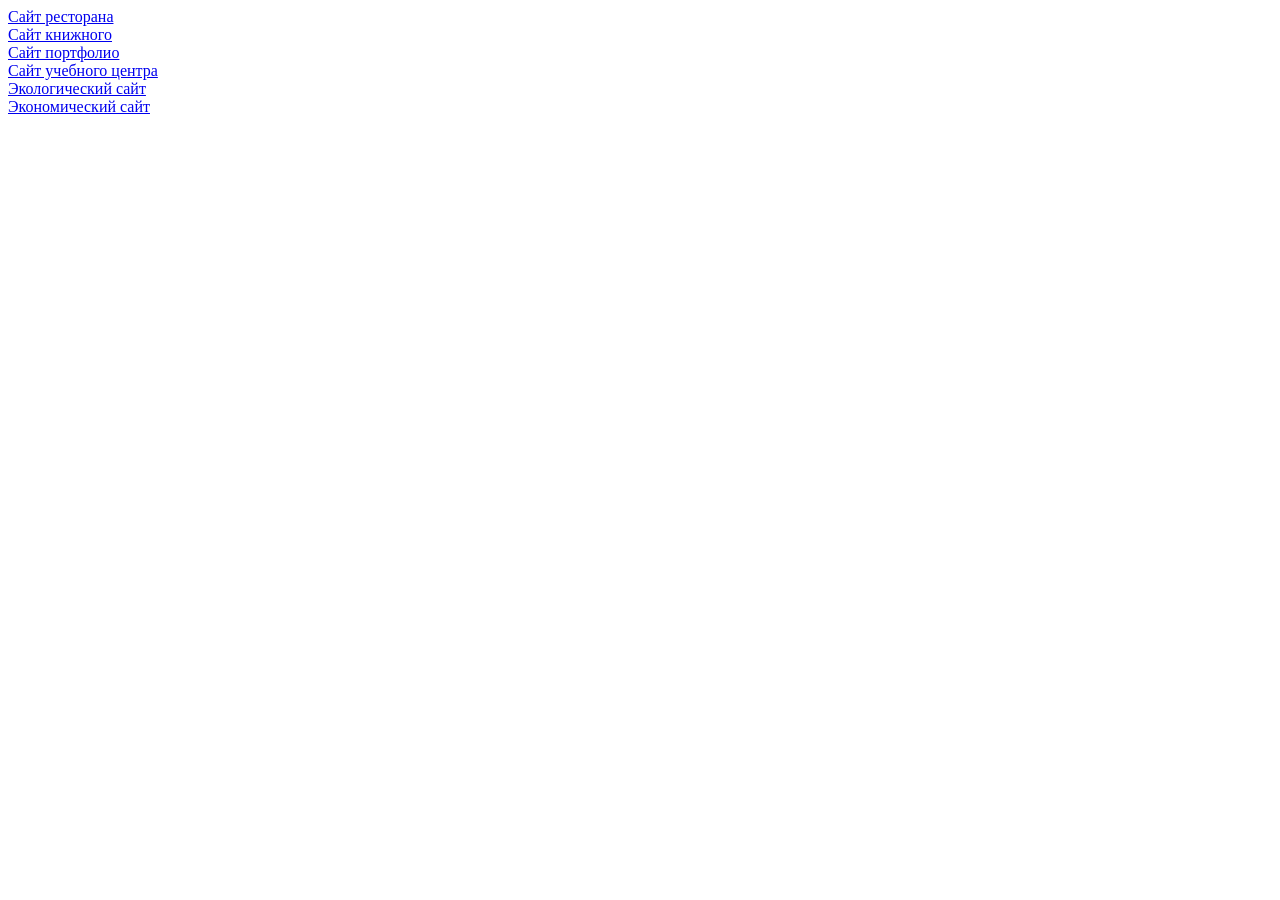
<file: index.html>
<!DOCTYPE html>
<html lang="en">
<head>
    <meta charset="UTF-8">
    <meta name="viewport" content="width=device-width, initial-scale=1.0">
    <title>index</title>
</head>
<body>
    <a href="restik.html">Сайт ресторана</a><br>
    <a href="books.html">Сайт книжного</a><br>
    <a href="portfolio.html">Сайт портфолио</a><br>
    <a href="studyCenter.html">Сайт учебного центра</a><br>
    <a href="eco.html">Экологический сайт</a><br>
    <a href="econom.html">Экономический сайт</a><br>
</body>
</html>
</file>
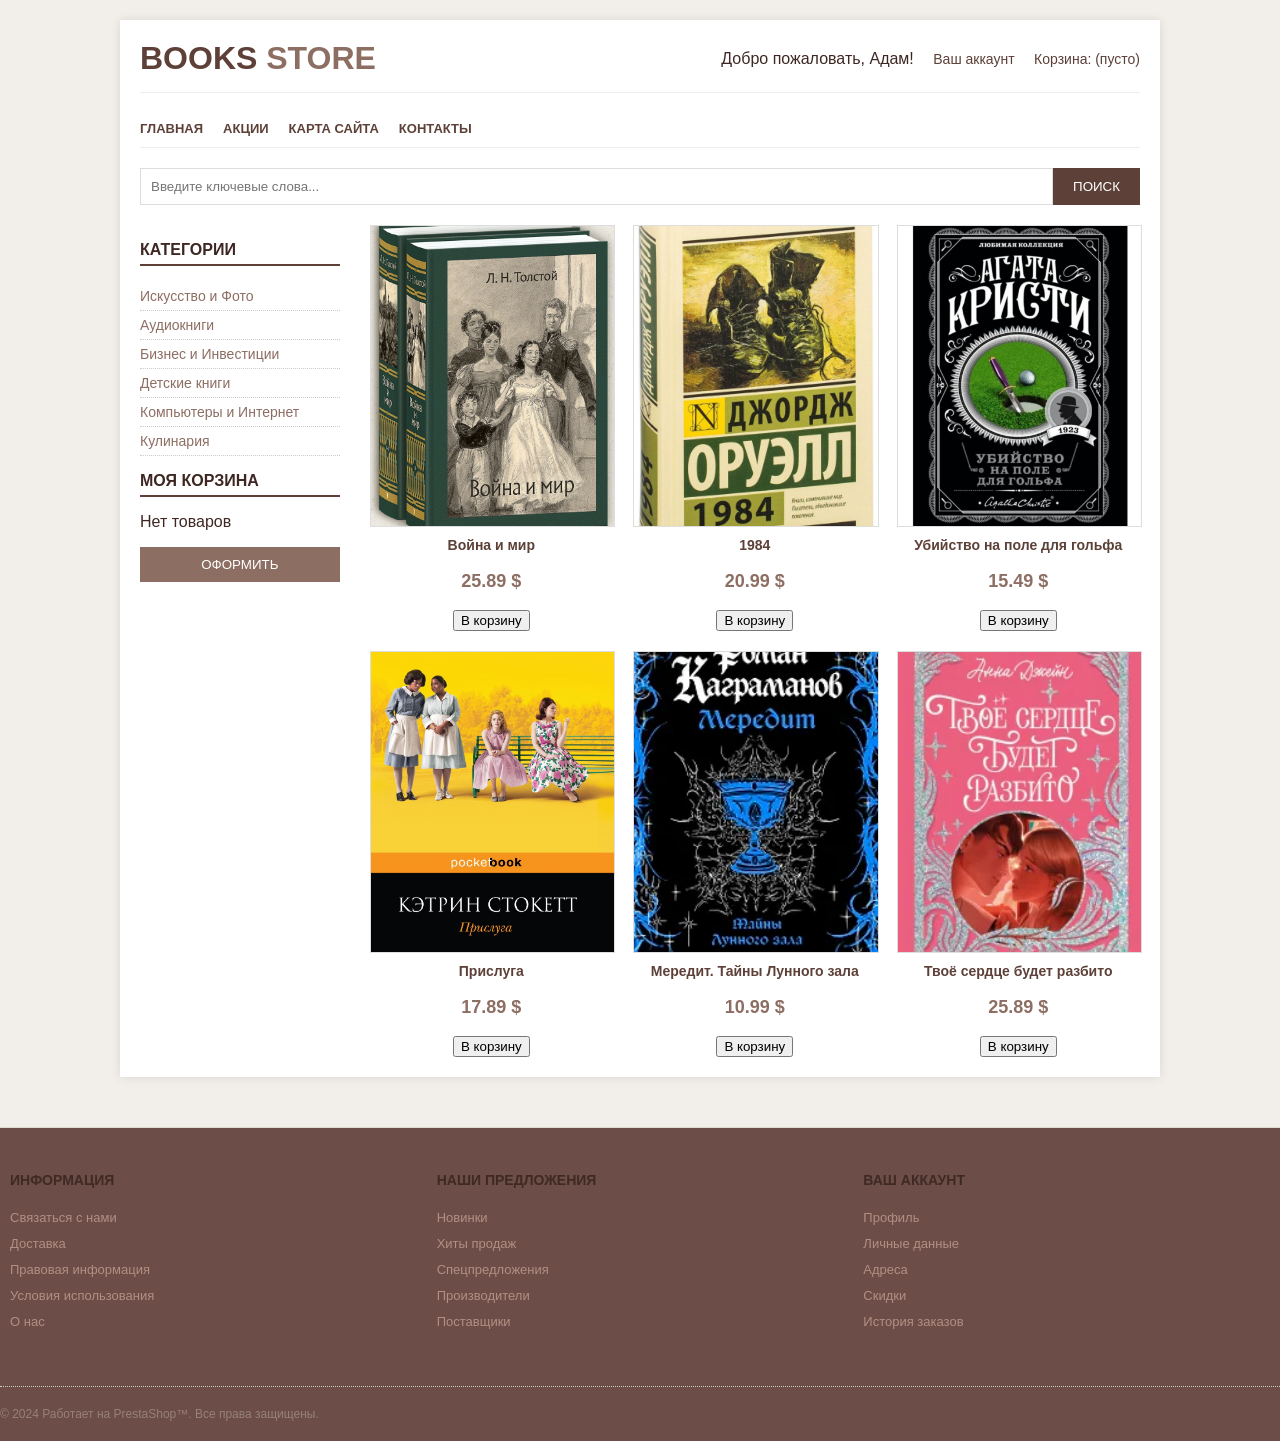
<file: books.html>
<!DOCTYPE html>
<html lang="ru">
<head>
    <meta charset="UTF-8">
    <meta name="viewport" content="width=device-width, initial-scale=1.0">
    <title>Book Store — Коричнево-белый стиль</title>
    <link rel="stylesheet" href="styleBOOK.css">
</head>
<body>

    <div class="container">
        <header>
            <div class="top-bar">
                <div class="logo">BOOKS <span>STORE</span></div>
                <div class="user-menu">
                    <span>Добро пожаловать, Адам!</span>
                    <a href="#">Ваш аккаунт</a>
                    <a href="#" class="cart-btn">Корзина: (пусто)</a>
                </div>
            </div>
            
            <nav class="main-nav">
                <ul>
                    <li><a href="#">ГЛАВНАЯ</a></li>
                    <li><a href="#">АКЦИИ</a></li>
                    <li><a href="#">КАРТА САЙТА</a></li>
                    <li><a href="#">КОНТАКТЫ</a></li>
                </ul>
            </nav>

            <div class="search-section">
                <input type="text" placeholder="Введите ключевые слова...">
                <button>ПОИСК</button>
            </div>
        </header>

        <main class="content">
            <aside class="sidebar">
                <section class="widget">
                    <h3>КАТЕГОРИИ</h3>
                    <ul>
                        <li><a href="#">Искусство и Фото</a></li>
                        <li><a href="#">Аудиокниги</a></li>
                        <li><a href="#">Бизнес и Инвестиции</a></li>
                        <li><a href="#">Детские книги</a></li>
                        <li><a href="#">Компьютеры и Интернет</a></li>
                        <li><a href="#">Кулинария</a></li>
                    </ul>
                </section>

                <section class="widget cart-widget">
                    <h3>МОЯ КОРЗИНА</h3>
                    <p>Нет товаров</p>
                    <button class="checkout-btn">ОФОРМИТЬ</button>
                </section>
            </aside>

            <section class="product-grid">
                <div class="book-card">
                    <div class="book-image">
                     <!-- src: путь к картинке, alt: описание для поиска -->
                        <img src="book1.jpg" alt="Обложка книги Unbroken">
                    </div>
                    <h4>Война и мир</h4>
                    <p class="price">25.89 $</p>
                     <button class="add-to-cart">В корзину</button>
                </div>

                <div class="book-card">
                    <div class="book-image">
                     <!-- src: путь к картинке, alt: описание для поиска -->
                        <img src="book2.jpg" alt="Обложка книги Unbroken">
                    </div>
                    <h4>1984</h4>
                    <p class="price">20.99 $</p>
                     <button class="add-to-cart">В корзину</button>
                </div>

                <div class="book-card">
                    <div class="book-image">
                     <!-- src: путь к картинке, alt: описание для поиска -->
                        <img src="book3.jpg" alt="Обложка книги Unbroken">
                    </div>
                    <h4>Убийство на поле для гольфа</h4>
                    <p class="price">15.49 $</p>
                     <button class="add-to-cart">В корзину</button>
                </div>
                <div class="book-card">
                    <div class="book-image">
                     <!-- src: путь к картинке, alt: описание для поиска -->
                        <img src="book4.jpg" alt="Обложка книги Unbroken">
                    </div>
                    <h4>Прислуга</h4>
                    <p class="price">17.89 $</p>
                     <button class="add-to-cart">В корзину</button>
                </div>

                <div class="book-card">
                    <div class="book-image">
                     <!-- src: путь к картинке, alt: описание для поиска -->
                        <img src="book5.jpg" alt="Обложка книги Unbroken">
                    </div>
                    <h4>Мередит. Тайны Лунного зала</h4>
                    <p class="price">10.99 $</p>
                     <button class="add-to-cart">В корзину</button>
                </div>

                <div class="book-card">
                    <div class="book-image">
                     <!-- src: путь к картинке, alt: описание для поиска -->
                        <img src="book6.jpg" alt="Обложка книги Unbroken">
                    </div>
                    <h4>Твоё сердце будет разбито</h4>
                    <p class="price">25.89 $</p>
                     <button class="add-to-cart">В корзину</button>
                </div>
                </section>
        </main>
    </div>
    <footer class="site-footer">
    <div class="footer-columns">
        <div class="footer-column">
            <h3>ИНФОРМАЦИЯ</h3>
            <ul>
                <li><a href="#">Связаться с нами</a></li>
                <li><a href="#">Доставка</a></li>
                <li><a href="#">Правовая информация</a></li>
                <li><a href="#">Условия использования</a></li>
                <li><a href="#">О нас</a></li>
            </ul>
        </div>

        <div class="footer-column">
            <h3>НАШИ ПРЕДЛОЖЕНИЯ</h3>
            <ul>
                <li><a href="#">Новинки</a></li>
                <li><a href="#">Хиты продаж</a></li>
                <li><a href="#">Спецпредложения</a></li>
                <li><a href="#">Производители</a></li>
                <li><a href="#">Поставщики</a></li>
            </ul>
        </div>

        <div class="footer-column">
            <h3>ВАШ АККАУНТ</h3>
            <ul>
                <li><a href="#">Профиль</a></li>
                <li><a href="#">Личные данные</a></li>
                <li><a href="#">Адреса</a></li>
                <li><a href="#">Скидки</a></li>
                <li><a href="#">История заказов</a></li>
            </ul>
        </div>
    </div>

    <div class="footer-bottom">
        <p>&copy; 2024 Работает на PrestaShop™. Все права защищены.</p>
    </div>
</footer>
</body>
</html>
</file>
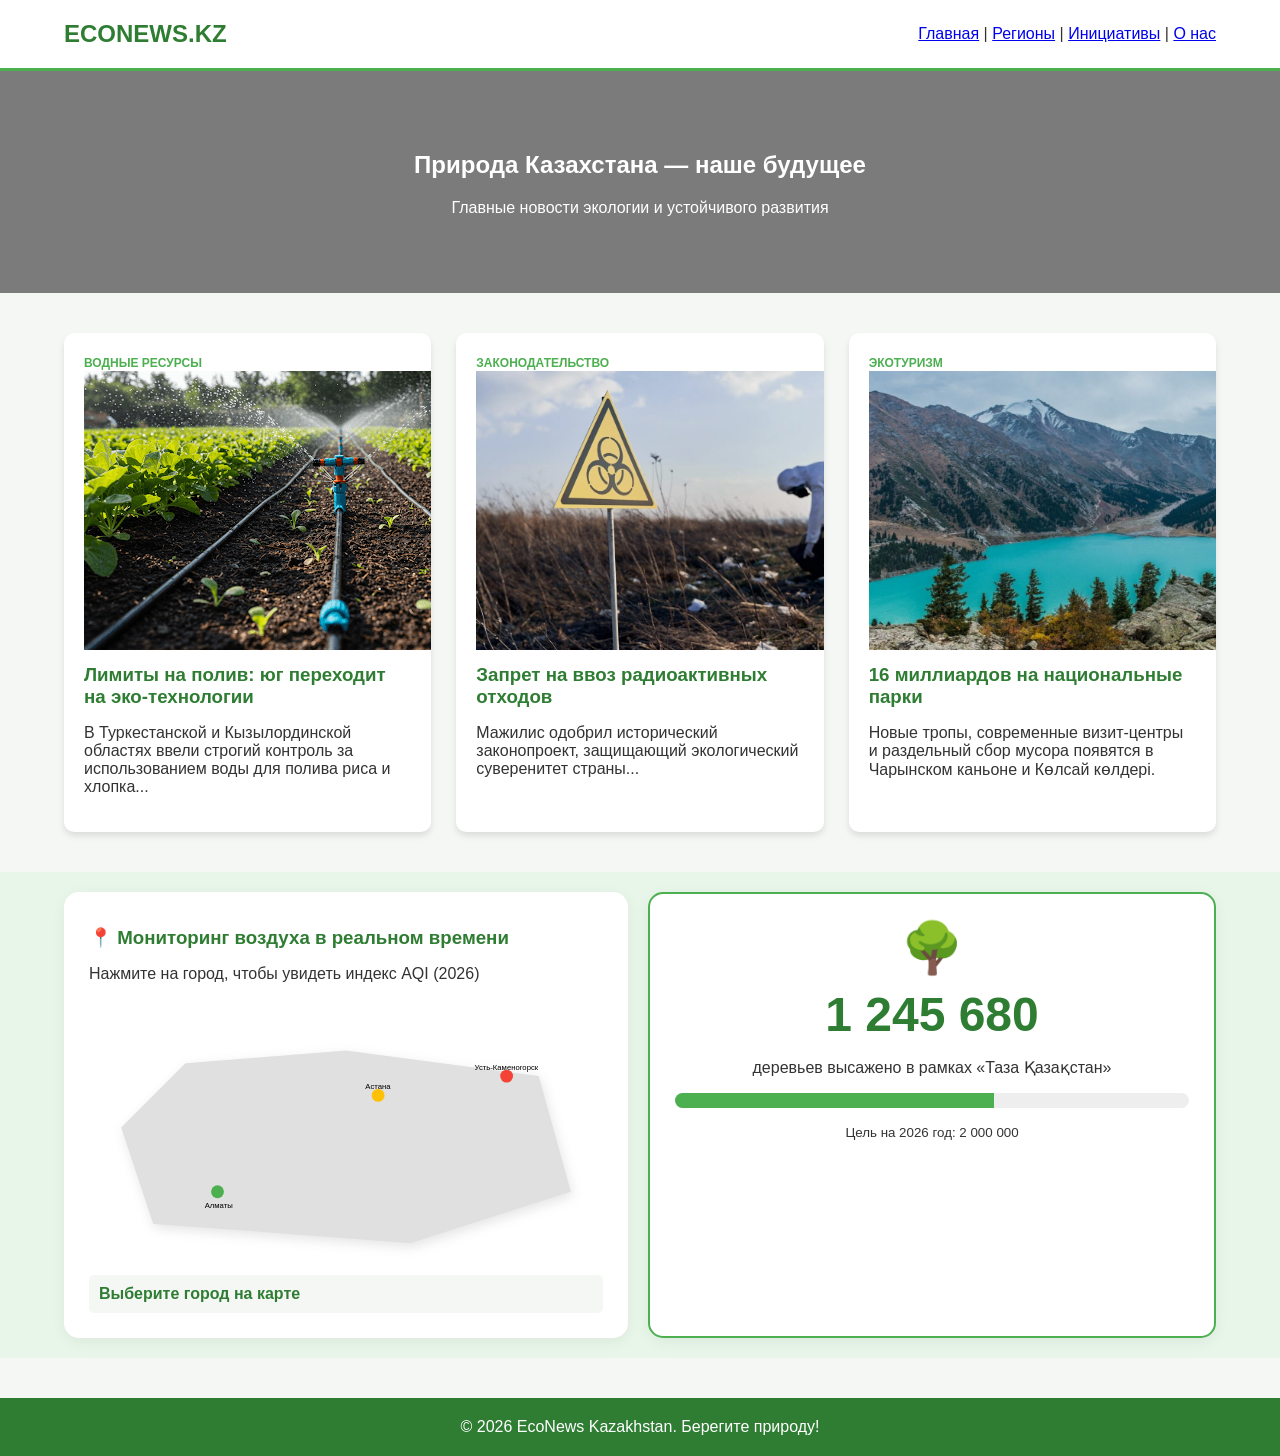
<file: eco.html>
<!DOCTYPE html>
<html lang="ru">
<head>
    <meta charset="UTF-8">
    <title>EcoNews Kazakhstan</title>
    <link rel="stylesheet" href="styleECO.css" media="screen">
</head>
<body>

<header>
    <div class="logo">EcoNews.KZ</div>
    <nav><a href="#">Главная</a> | <a href="#">Регионы</a> | <a href="#">Инициативы</a> | <a href="#">О нас</a></nav>
</header>

<section class="hero">
    <h1>Природа Казахстана — наше будущее</h1>
    <p>Главные новости экологии и устойчивого развития</p>
</section>

<div class="container">
    <!-- Новость 1 -->
    <div class="news-card">
        <div class="news-content">
            <span class="category">Водные ресурсы</span>
            <div><img src="полив.png" style="width: 512px;height: 279px;"></div>
            <h3>Лимиты на полив: юг переходит на эко-технологии</h3>
            <p>В Туркестанской и Кызылординской областях ввели строгий контроль за использованием воды для полива риса и хлопка...</p>
        </div>
    </div>

    <!-- Новость 2 -->
    <div class="news-card">
        <div class="news-content">
            <span class="category">Законодательство</span>
            <div><img src="zapret.jpg" style="width: 512px;height: 279px;"></div>
            <h3>Запрет на ввоз радиоактивных отходов</h3>
            <p>Мажилис одобрил исторический законопроект, защищающий экологический суверенитет страны...</p>
        </div>
    </div>

    <!-- Новость 3 -->
    <div class="news-card">
        <div class="news-content">
            <span class="category">Экотуризм</span>
            <div><img src="parks.jpg" style="width: 512px;height: 279px;"></div>
            <h3>16 миллиардов на национальные парки</h3>
            <p>Новые тропы, современные визит-центры и раздельный сбор мусора появятся в Чарынском каньоне и Көлсай көлдері.</p>
        </div>
    </div>
</div>
    <!-- Секция с Интерактивом -->
<section class="interactive-section">
    
    <!-- 1. Мониторинг воздуха -->
    <div class="air-quality-card">
        <h3>📍 Мониторинг воздуха в реальном времени</h3>
        <p>Нажмите на город, чтобы увидеть индекс AQI (2026)</p>
        <div class="map-container">
            <!-- Упрощенная SVG карта Казахстана -->
            <svg viewBox="0 0 800 400" class="kz-map">
                <!-- Фон карты (условный) -->
                <path d="M50,200 L150,100 L400,80 L700,120 L750,300 L500,380 L100,350 Z" fill="#e0e0e0" />
                
                <!-- Точки городов -->
                <circle cx="200" cy="300" r="10" class="city-point good" data-city="Алматы" data-aqi="42" />
                <text x="180" y="325" font-size="12">Алматы</text>

                <circle cx="450" cy="150" r="10" class="city-point warning" data-city="Астана" data-aqi="85" />
                <text x="430" y="140" font-size="12">Астана</text>

                <circle cx="650" cy="120" r="10" class="city-point danger" data-city="Усть-Каменогорск" data-aqi="156" />
                <text x="600" y="110" font-size="12">Усть-Каменогорск</text>
            </svg>
        </div>
        <div id="aqi-info">Выберите город на карте</div>
    </div>

    <!-- 2. Счётчик деревьев -->
    <div class="tree-counter">
        <div class="tree-icon">🌳</div>
        <div class="counter-data">
            <h2 id="tree-number">1 245 680</h2>
            <p>деревьев высажено в рамках «Таза Қазақстан»</p>
        </div>
        <div class="progress-bar">
            <div class="progress-fill"></div>
        </div>
        <small>Цель на 2026 год: 2 000 000</small>
    </div>

</section>
<script>
    document.querySelectorAll('.city-point').forEach(point => {
        point.addEventListener('click', function() {
            const city = this.getAttribute('data-city');
            const aqi = this.getAttribute('data-aqi');
            let status = aqi < 50 ? "Чистый воздух" : aqi < 100 ? "Среднее загрязнение" : "Высокий уровень опасности";
            
            document.getElementById('aqi-info').innerHTML = 
                `🏙 ${city}: <strong>${aqi} AQI</strong> — ${status}`;
        });
    });

    // Можно добавить простую анимацию "тикающего" счетчика для красоты
    let count = 1245680;
    setInterval(() => {
        count += Math.floor(Math.random() * 3);
        document.getElementById('tree-number').innerText = count.toLocaleString();
    }, 3000);
</script>

<footer class="footer">
    &copy; 2026 EcoNews Kazakhstan. Берегите природу!
</footer>

</body>
</html>
</file>
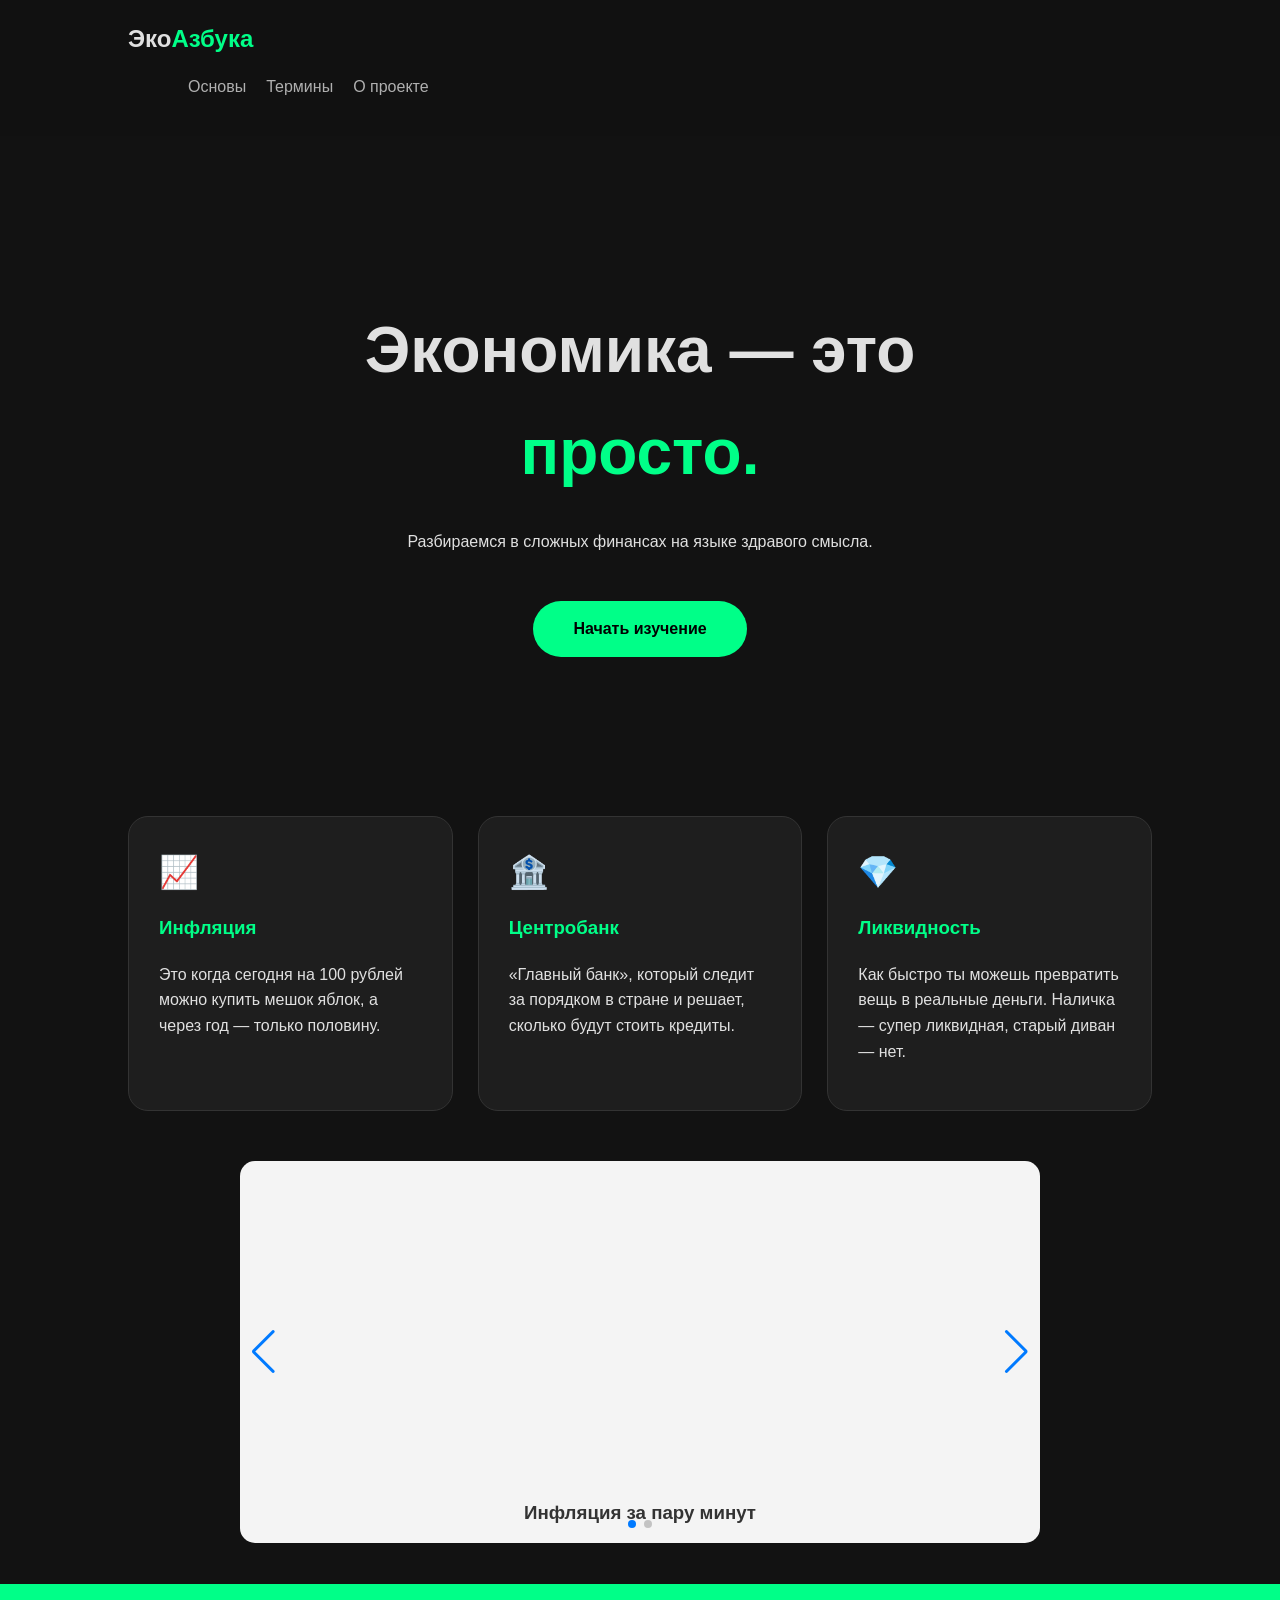
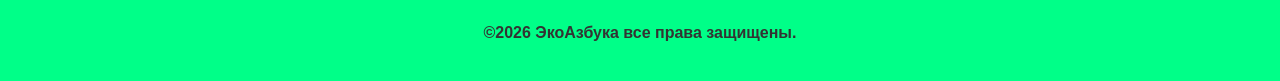
<file: econom.html>
<!DOCTYPE html>
<html lang="ru">
<head>
    <meta charset="UTF-8">
    <meta name="viewport" content="width=device-width, initial-scale=1.0">
    <title>Экономическая Азбука</title>
    <link rel="stylesheet" href="economStyle.css">
</head>
<body>

    <header>
        <nav>
            <div class="logo">Эко<span>Азбука</span></div>
            <ul>
                <li><a href="#base">Основы</a></li>
                <li><a href="#terms">Термины</a></li>
                <li><a href="#about">О проекте</a></li>
            </ul>
        </nav>
    </header>

    <section class="hero">
        <h1>Экономика — это <br><span>просто.</span></h1>
        <p>Разбираемся в сложных финансах на языке здравого смысла.</p>
        <a href="#terms" class="btn">Начать изучение</a>
    </section>

    <section id="terms" class="grid-container">
        <div class="card">
            <div class="icon">📈</div>
            <h3>Инфляция</h3>
            <p>Это когда сегодня на 100 рублей можно купить мешок яблок, а через год — только половину.</p>
        </div>
        <div class="card">
            <div class="icon">🏦</div>
            <h3>Центробанк</h3>
            <p>«Главный банк», который следит за порядком в стране и решает, сколько будут стоить кредиты.</p>
        </div>
        <div class="card">
            <div class="icon">💎</div>
            <h3>Ликвидность</h3>
            <p>Как быстро ты можешь превратить вещь в реальные деньги. Наличка — супер ликвидная, старый диван — нет.</p>
        </div>
    </section>
    <!-- Подключаем стили Swiper -->
<link rel="stylesheet" href="https://cdn.jsdelivr.net/npm/swiper@11/swiper-bundle.min.css" />

<!-- Оболочка карусели -->
<div class="swiper mySwiper">
  <div class="swiper-wrapper">
    <!-- Слайд 1: Что такое Инфляция -->
    <div class="swiper-slide">
      <iframe width="100%" height="315" src="https://www.youtube.com/embed/jWAineywlO8?si=QR3xfvRuBygAy5qT" frameborder="0" allowfullscreen></iframe>
      <h3>Инфляция за пару минут</h3>
    </div>
    <!-- Слайд 2: Про ценные бумаги -->
    <div class="swiper-slide">
      <iframe width="100%" height="315" src="https://www.youtube.com/embed/ymifGLKs-ms?si=i_a_CTkw3OF0a6Rx" title="YouTube video player" frameborder="0" allow="accelerometer; autoplay; clipboard-write; encrypted-media; gyroscope; picture-in-picture; web-share" referrerpolicy="strict-origin-when-cross-origin" allowfullscreen></iframe>
      <h3>Акции vs Облигации</h3>
    </div>
    <!-- Добавьте столько слайдов, сколько нужно -->
  </div>
  <!-- Кнопки навигации -->
  <div class="swiper-button-next"></div>
  <div class="swiper-button-prev"></div>
  <div class="swiper-pagination"></div>
</div>
<script src="https://cdn.jsdelivr.net/npm/swiper@11/swiper-bundle.min.js"></script>

<script>
  const swiper = new Swiper(".mySwiper", {
    slidesPerView: 1, // Сколько видео видно сразу
    spaceBetween: 30, // Расстояние между ними
    loop: true,       // Зацикленность
    pagination: {
      el: ".swiper-pagination",
      clickable: true,
    },
    navigation: {
      nextEl: ".swiper-button-next",
      prevEl: ".swiper-button-prev",
    },
  });
</script>
<footer>
    <p>&copy;2026 ЭкоАзбука все права защищены.</p>
</footer>
</body>
</html>
</file>
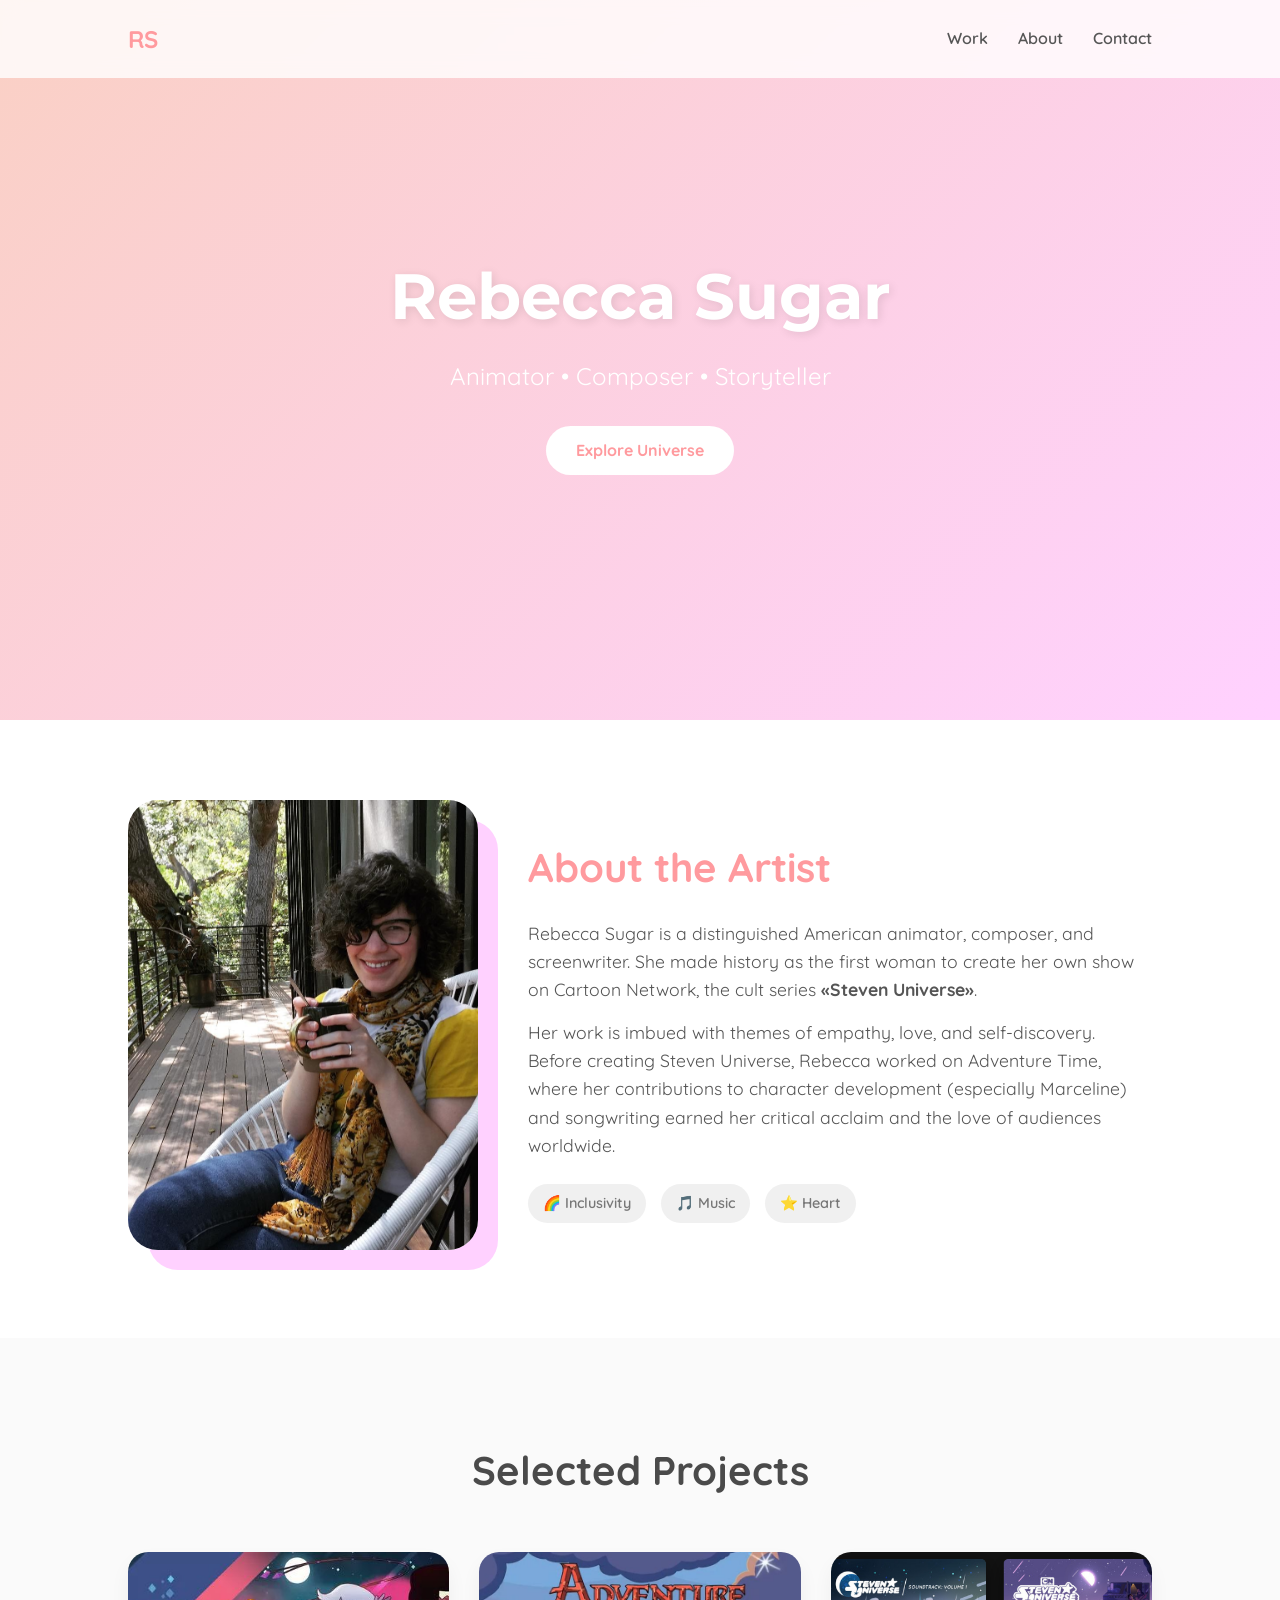
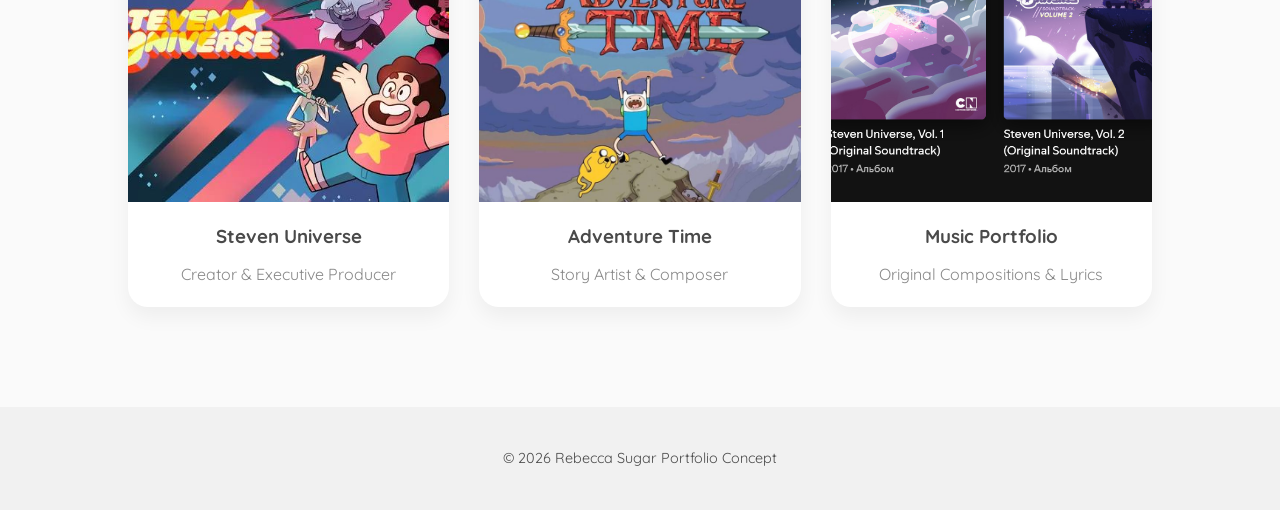
<file: portfolio.html>
<!DOCTYPE html>
<html lang="ru">
<head>
    <meta charset="UTF-8">
    <meta name="viewport" content="width=device-width, initial-scale=1.0">
    <title>Rebecca Sugar | Portfolio</title>
    <link rel="stylesheet" href="stylePORTF.css">
    <link href="https://fonts.googleapis.com/css2?family=Montserrat:wght@300;600&family=Quicksand:wght@400;700&display=swap" rel="stylesheet">
</head>
<body>

    <nav>
        <div class="logo">RS</div>
        <ul>
            <li><a href="#work">Work</a></li>
            <li><a href="#about">About</a></li>
            <li><a href="#contact">Contact</a></li>
        </ul>
    </nav>

    <header class="hero">
        <div class="hero-content">
            <h1>Rebecca Sugar</h1>
            <p>Animator • Composer • Storyteller</p>
            <a href="#work" class="btn">Explore Universe</a>
        </div>
    </header>
    <section id="about" class="about-section">
    <div class="about-container">
        <div class="about-image">
            <!-- Замени URL на реальное фото Ребекки -->
            <img src="rebecca.jpg" alt="Rebecca Sugar">
        </div>
        <div class="about-text">
            <h2>About the Artist</h2>
            <p>
                Rebecca Sugar is a distinguished American animator, composer, and screenwriter. She made history as the first woman to create her own show on Cartoon Network, the cult series <strong>«Steven Universe»</strong>.
            </p>
            <p>
                Her work is imbued with themes of empathy, love, and self-discovery. Before creating Steven Universe, Rebecca worked on Adventure Time, where her contributions to character development (especially Marceline) and songwriting earned her critical acclaim and the love of audiences worldwide.
            </p>
            <div class="philosophy">
                <span>🌈 Inclusivity</span>
                <span>🎵 Music</span>
                <span>⭐ Heart</span>
            </div>
        </div>
    </div>
</section>

    <section id="work" class="portfolio">
        <h2>Selected Projects</h2>
        <div class="grid">
            <div class="card">
                <div class="card-img" style="background-image: url('su.jpg')"></div>
                <h3>Steven Universe</h3>
                <p>Creator & Executive Producer</p>
            </div>
            <div class="card">
                <div class="card-img" style="background-image: url('at.jpg')"></div>
                <h3>Adventure Time</h3>
                <p>Story Artist & Composer</p>
            </div>
            <div class="card">
                <div class="card-img" style="background-image: url('music.png')"></div>
                <h3>Music Portfolio</h3>
                <p>Original Compositions & Lyrics</p>
            </div>
        </div>
    </section>

    <footer>
        <p>&copy; 2026 Rebecca Sugar Portfolio Concept</p>
    </footer>

</body>
</html>
</file>
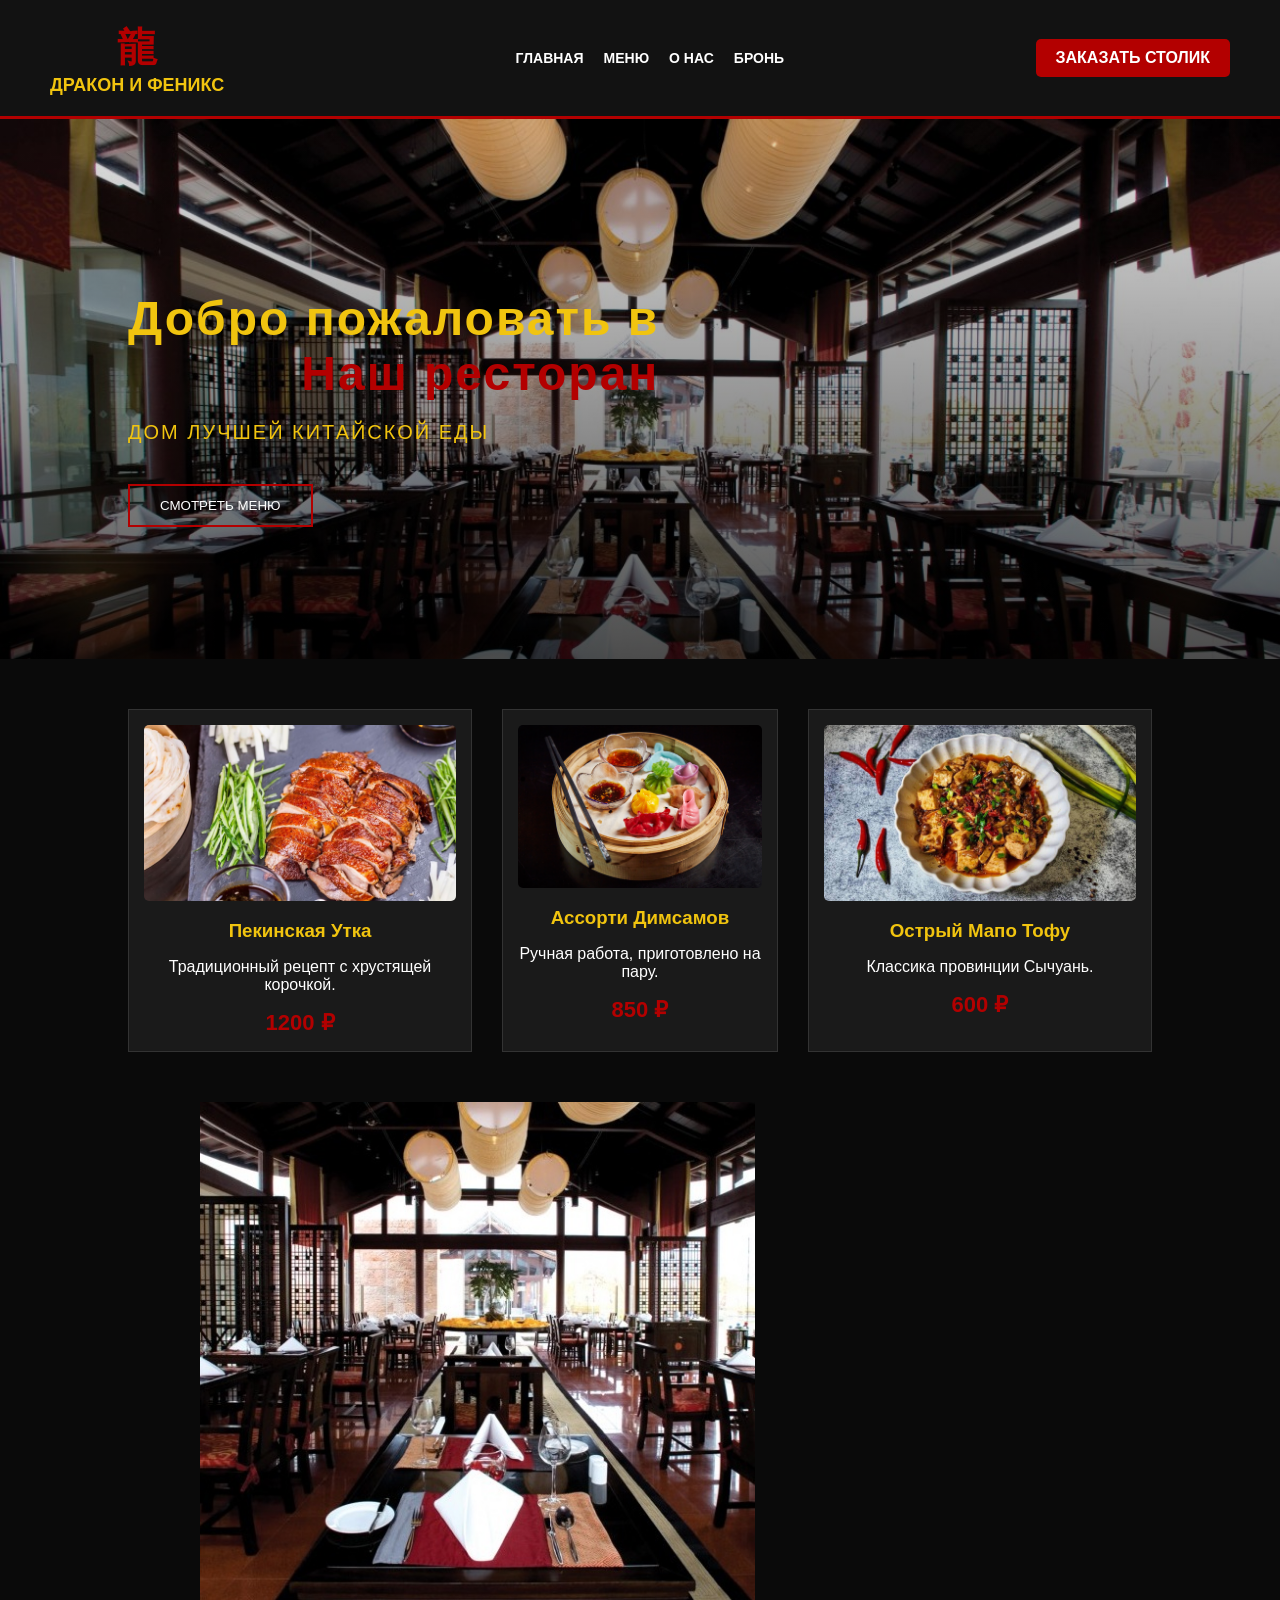
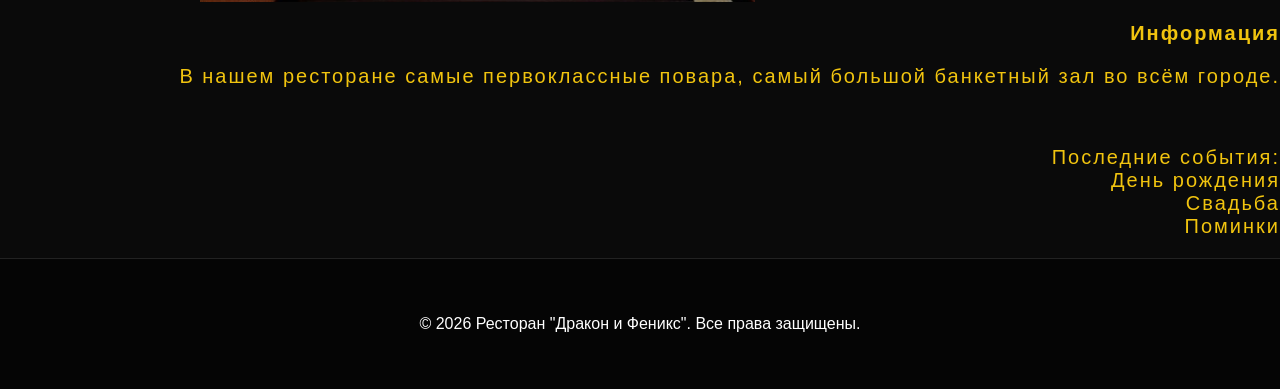
<file: restik.html>
<!DOCTYPE html>
<html lang="ru">
<head>
    <meta charset="UTF-8">
    <meta name="viewport" content="width=device-width, initial-scale=1.0">
    <title>Дракон и Феникс — Китайский Ресторан</title>
    <link rel="stylesheet" href="restikSTYLE.css">
</head>
<body>

    <!-- Шапка сайта (На основе IMG-20260513-WA0009.jpg) -->
    <header>
        <div class="logo-container">
            <div class="logo">龍</div>
            <h1>Дракон и Феникс</h1>
        </div>
        <nav>
            <ul>
                <li><a href="#">ГЛАВНАЯ</a></li>
                <li><a href="#">МЕНЮ</a></li>
                <li><a href="#">О НАС</a></li>
                <li><a href="#">БРОНЬ</a></li>
            </ul>
        </nav>
        <a href="#" class="cta-button">ЗАКАЗАТЬ СТОЛИК</a>
    </header>

    <!-- Главный баннер (На основе IMG-20260513-WA0008.jpg) -->
    <section class="hero">
        <div class="hero-content">
            <h2>Добро пожаловать в<br><span>Наш ресторан</span></h2>
            <p>ДОМ ЛУЧШЕЙ КИТАЙСКОЙ ЕДЫ</p>
            <button class="btn-outline">СМОТРЕТЬ МЕНЮ</button>
        </div>
    </section>

    <!-- Блок с блюдами (3 колонки) -->
    <section class="featured">
        <div class="container">
            <div class="card">
                <img src="maxresdefault.jpg" alt="Пекинская утка">
                <h3>Пекинская Утка</h3>
                <p>Традиционный рецепт с хрустящей корочкой.</p>
                <span class="price">1200 ₽</span>
            </div>
            <div class="card">
                <img src="soluxe-club_dim_sams-_2_.jpg" alt="Димсамы">
                <h3>Ассорти Димсамов</h3>
                <p>Ручная работа, приготовлено на пару.</p>
                <span class="price">850 ₽</span>
            </div>
            <div class="card">
                <img src="food.jpg" alt="Мапо Тофу">
                <h3>Острый Мапо Тофу</h3>
                <p>Классика провинции Сычуань.</p>
                <span class="price">600 ₽</span>
            </div>
        </div>
    </section>
    <div class="info">
        <div><img src="photo.jpg" class="zal"></div>
        <div>
        <h2>Информация</h2>
        <p>В нашем ресторане самые первоклассные повара, самый большой банкетный зал во всём городе.</p><br>
        <p>
            Последние события:<br>
            День рождения<br>
            Свадьба<br>
            Поминки
        </p>
    </div>
    </div>
    <section>
    </section>
    <footer>
        <p>&copy; 2026 Ресторан "Дракон и Феникс". Все права защищены.</p>
    </footer>

</body>
</html>
</file>
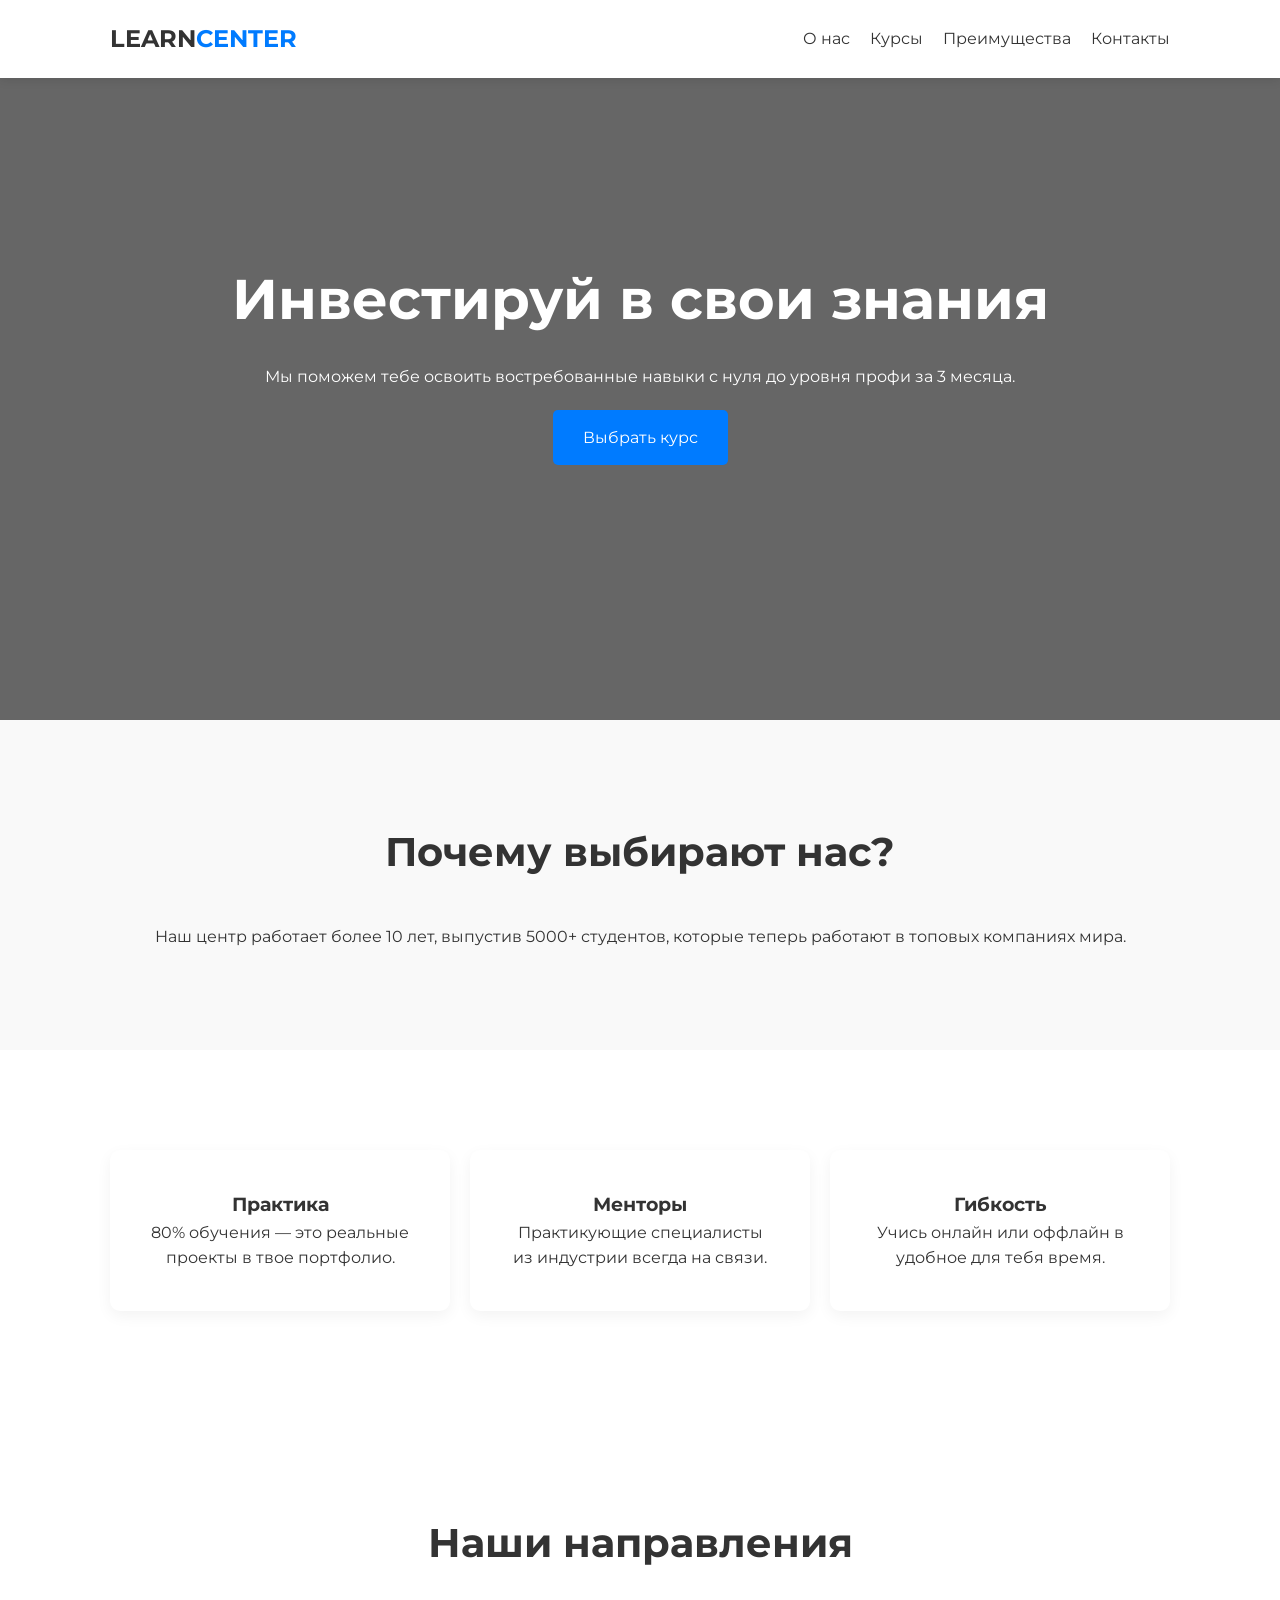
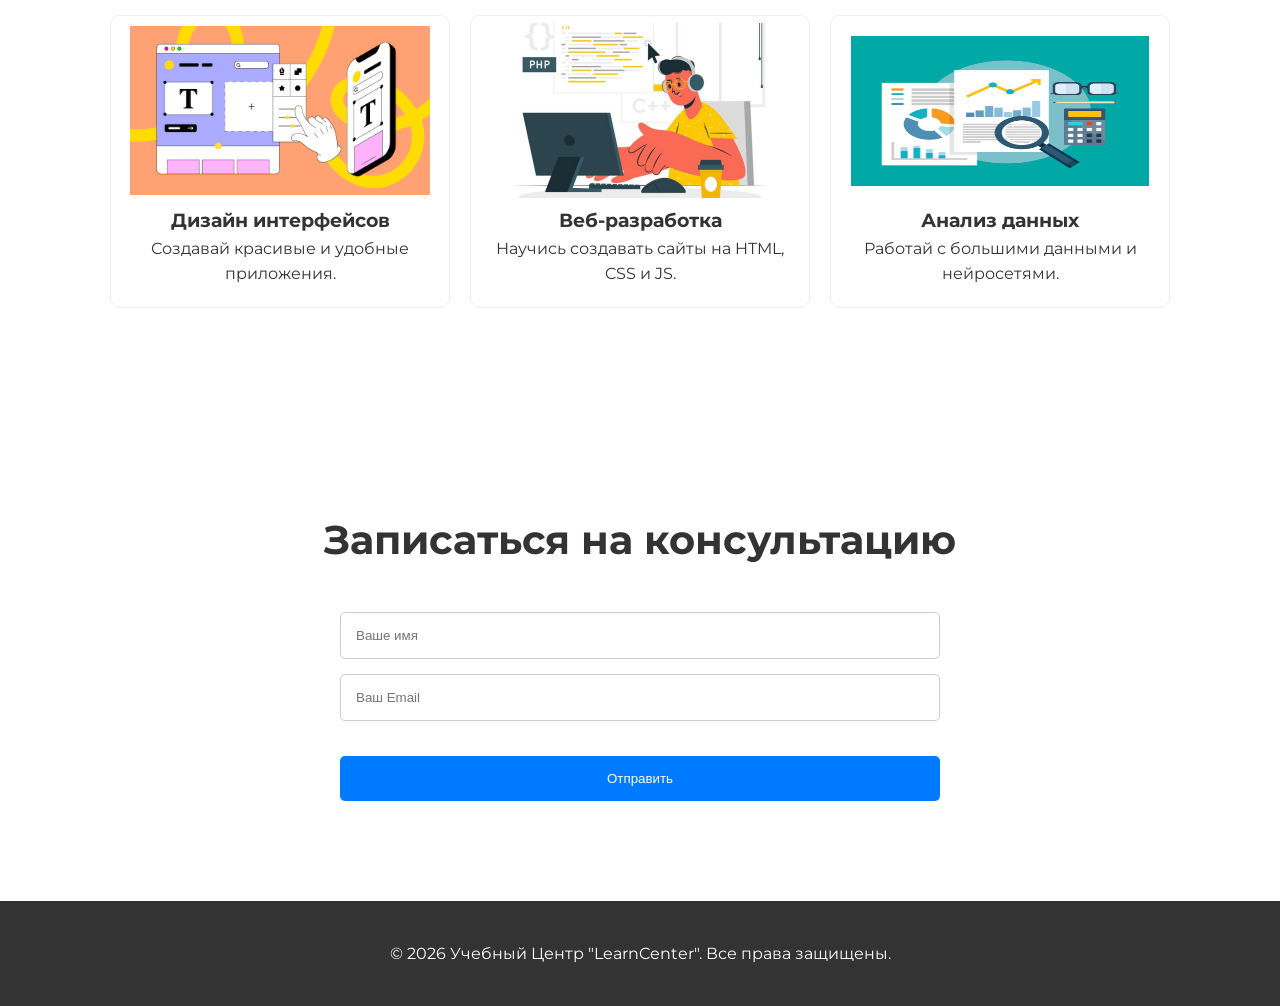
<file: studyCenter.html>
<!DOCTYPE html>
<html lang="ru">
<head>
    <meta charset="UTF-8">
    <meta name="viewport" content="width=device-width, initial-scale=1.0">
    <title>Центр Развития | Твое Будущее</title>
    <link rel="stylesheet" href="styleSTUDY.css">
    <link href="https://fonts.googleapis.com/css2?family=Montserrat:wght@400;700&display=swap" rel="stylesheet">
</head>
<body>

    <!-- Шапка -->
    <header>
        <nav class="container">
            <div class="logo">LEARN<span>CENTER</span></div>
            <ul>
                <li><a href="#about">О нас</a></li>
                <li><a href="#courses">Курсы</a></li>
                <li><a href="#benefits">Преимущества</a></li>
                <li><a href="#contact">Контакты</a></li>
            </ul>
        </nav>
    </header>

    <!-- Главный экран -->
    <section class="hero">
        <div class="container">
            <h1>Инвестируй в свои знания</h1>
            <p>Мы поможем тебе освоить востребованные навыки с нуля до уровня профи за 3 месяца.</p>
            <a href="#courses" class="btn">Выбрать курс</a>
        </div>
    </section>

    <!-- О нас -->
    <section id="about" class="about">
        <div class="container">
            <h2>Почему выбирают нас?</h2>
            <p>Наш центр работает более 10 лет, выпустив 5000+ студентов, которые теперь работают в топовых компаниях мира.</p>
        </div>
    </section>

    <!-- Преимущества -->
    <section id="benefits" class="benefits">
        <div class="container grid">
            <div class="card">
                <h3>Практика</h3>
                <p>80% обучения — это реальные проекты в твое портфолио.</p>
            </div>
            <div class="card">
                <h3>Менторы</h3>
                <p>Практикующие специалисты из индустрии всегда на связи.</p>
            </div>
            <div class="card">
                <h3>Гибкость</h3>
                <p>Учись онлайн или оффлайн в удобное для тебя время.</p>
            </div>
        </div>
    </section>

    <!-- Курсы -->
    <section id="courses" class="courses">
        <div class="container">
            <h2>Наши направления</h2>
            <div class="grid">
                <div class="course-item">
                    <div class="img-placeholder"><img src="дизайнер.png" style="width: 300px;height: auto;"></div>
                    <h3>Дизайн интерфейсов</h3>
                    <p>Создавай красивые и удобные приложения.</p>
                </div>
                <div class="course-item">
                    <div class="img-placeholder"><img src="2wpwd.png" style="width: 300px;height: auto;"></div>
                    <h3>Веб-разработка</h3>
                    <p>Научись создавать сайты на HTML, CSS и JS.</p>
                </div>
                <div class="course-item">
                    <div class="img-placeholder"><img src="анализ.jpg" style="width: 300px;height: 150px;"></div>
                    <h3>Анализ данных</h3>
                    <p>Работай с большими данными и нейросетями.</p>
                </div>
            </div>
        </div>
    </section>

    <!-- Контакты -->
    <section id="contact" class="contact">
        <div class="container">
            <h2>Записаться на консультацию</h2>
            <form>
                <input type="text" placeholder="Ваше имя" required>
                <input type="email" placeholder="Ваш Email" required>
                <button type="submit" class="btn">Отправить</button>
            </form>
        </div>
    </section>

    <!-- Футер -->
    <footer>
        <p>&copy; 2026 Учебный Центр "LearnCenter". Все права защищены.</p>
    </footer>

</body>
</html>
</file>
<file: styleBOOK.css>
/* Общие стили */
body {
    font-family: Arial, sans-serif;
    background-color: #f2efea; /* Мягкий фон */
    color: #3e2723;
    margin: 0;
    padding: 0;
}

.container {
    width: 1000px;
    margin: 20px auto;
    background-color: #fff;
    box-shadow: 0 0 10px rgba(0,0,0,0.1);
    padding: 20px;
}

/* Шапка */
.top-bar {
    display: flex;
    justify-content: space-between;
    align-items: center;
    border-bottom: 1px solid #eee;
    padding-bottom: 15px;
}

.logo {
    font-size: 32px;
    font-weight: bold;
    color: #5d4037;
}

.logo span {
    color: #8d6e63;
}

.user-menu a {
    margin-left: 15px;
    color: #5d4037;
    text-decoration: none;
    font-size: 14px;
}

/* Навигация */
.main-nav ul {
    list-style: none;
    padding: 10px 0;
    display: flex;
    gap: 20px;
    border-bottom: 1px solid #eee;
}

.main-nav a {
    text-decoration: none;
    color: #5d4037;
    font-weight: bold;
    font-size: 13px;
}

/* Поиск */
.search-section {
    margin: 20px 0;
    display: flex;
}

.search-section input {
    flex-grow: 1;
    padding: 10px;
    border: 1px solid #ddd;
}

.search-section button {
    background-color: #5d4037;
    color: white;
    border: none;
    padding: 0 20px;
    cursor: pointer;
}

/* Основной контент */
.content {
    display: flex;
    gap: 30px;
}

.sidebar {
    width: 200px;
}

.widget h3 {
    font-size: 16px;
    border-bottom: 2px solid #5d4037;
    padding-bottom: 5px;
    margin-bottom: 10px;
}

.widget ul {
    list-style: none;
    padding: 0;
}

.widget ul li {
    padding: 5px 0;
    border-bottom: 1px dotted #ccc;
}

.widget ul li a {
    text-decoration: none;
    color: #8d6e63;
    font-size: 14px;
}

/* Сетка книг */
.product-grid {
    flex-grow: 1;
    display: grid;
    grid-template-columns: repeat(3, 1fr);
    gap: 20px;
}

.book-card {
    text-align: center;
}

.book-image {
    width: 100%;
    height: 300px; /* Фиксированная высота для всех обложек */
    overflow: hidden; /* Обрезает лишнее, если картинка больше */
    margin-bottom: 10px;
    border: 1px solid #ddd;
    background-color: #f9f9f9; /* Фон, пока картинка грузится */
}

.book-image img {
    width: 100%;
    height: 100%;
    object-fit: cover; /* Ключевое свойство: картинка заполняет блок, не деформируясь */
    display: block;
    transition: transform 0.3s ease; /* Плавный эффект при наведении */
}

/* Эффект при наведении (как в современных магазинах) */
.book-image img:hover {
    transform: scale(1.05); /* Картинка чуть-чуть увеличится */
}

.book-card h4 {
    font-size: 14px;
    margin: 5px 0;
    color: #5d4037;
}

.price {
    font-weight: bold;
    color: #8d6e63;
    font-size: 18px;
}

.checkout-btn {
    background-color: #8d6e63;
    color: white;
    border: none;
    padding: 10px;
    width: 100%;
    cursor: pointer;
}
/* Стили футера */
footer{
    background-color: #6c4d48;
}
.site-footer {
    margin-top: 50px;
    padding-top: 30px;
    border-top: 1px solid #e0dbd1; /* Тонкая коричневатая линия сверху */
}

.footer-columns {
    display: flex;
    justify-content: space-between; /* Распределяем колонки по ширине */
    margin-bottom: 40px;
}

.footer-column {
    flex: 1; /* Колонки равной ширины */
    padding: 0 10px;
}

.footer-column h3 {
    font-size: 14px;
    color: #3f2a23; /* Темно-коричневый */
    margin-bottom: 20px;
    font-weight: bold;
}

.footer-column ul {
    list-style: none;
    padding: 0;
}

.footer-column ul li {
    margin-bottom: 8px;
}

.footer-column ul li a {
    text-decoration: none;
    color: #b28f83; /* Светло-коричневый */
    font-size: 13px;
    transition: color 0.2s;
}

.footer-column ul li a:hover {
    color: #5d4037; /* Затемнение при наведении */
    text-decoration: underline;
}

/* Копирайт в самом низу */
.footer-bottom {
    border-top: 1px dotted #ccc;
    padding: 20px 0;
    text-align: left; /* В оригинале выровнено по левому краю */
}

.footer-bottom p {
    font-size: 12px;
    color: #978178;
    margin: 0;
}
</file>
<file: styleECO.css>
:root {
            --primary-green: #4CAF50;
            --dark-green: #2E7D32;
            --white: #ffffff;
            --light-bg: #f4f7f4;
        }

        body {
            font-family: 'Segoe UI', sans-serif;
            margin: 0;
            background-color: var(--light-bg);
            color: #333;
        }

        header {
            background-color: var(--white);
            padding: 20px 5%;
            border-bottom: 3px solid var(--primary-green);
            display: flex;
            justify-content: space-between;
            align-items: center;
        }

        .logo {
            color: var(--dark-green);
            font-size: 24px;
            font-weight: bold;
            text-transform: uppercase;
        }

        .hero {
            background: linear-gradient(rgba(0,0,0,0.5), rgba(0,0,0,0.5)), url('https://images.unsplash.com/photo-1500382017468-9049fed747ef?auto=format&fit=crop&w=1200&q=80');
            background-size: cover;
            color: white;
            padding: 60px 5%;
            text-align: center;
        }

        .container {
            padding: 40px 5%;
            display: grid;
            grid-template-columns: repeat(auto-fit, minmax(300px, 1fr));
            gap: 25px;
        }

        .news-card {
            background: var(--white);
            border-radius: 10px;
            overflow: hidden;
            box-shadow: 0 4px 6px rgba(0,0,0,0.1);
            transition: transform 0.3s;
        }

        .news-card:hover {
            transform: translateY(-5px);
        }

        .news-content {
            padding: 20px;
        }

        .category {
            color: var(--primary-green);
            font-size: 12px;
            font-weight: bold;
            text-transform: uppercase;
        }

        h3 {
            margin: 10px 0;
            color: var(--dark-green);
        }

        .footer {
            background: var(--dark-green);
            color: white;
            text-align: center;
            padding: 20px;
            margin-top: 40px;
        }
.interactive-section {
    display: flex;
    flex-wrap: wrap;
    gap: 20px;
    padding: 20px 5%;
    background: #e8f5e9;
}

/* Стили для карты */
.air-quality-card, .tree-counter {
    background: white;
    padding: 25px;
    border-radius: 15px;
    flex: 1;
    min-width: 300px;
    box-shadow: 0 4px 15px rgba(0,0,0,0.05);
}

.kz-map {
    width: 100%;
    height: auto;
    filter: drop-shadow(2px 4px 6px rgba(0,0,0,0.1));
}

.city-point {
    cursor: pointer;
    transition: r 0.3s;
}

.city-point:hover { r: 15; }

.good { fill: #4CAF50; }    /* Зеленый - ок */
.warning { fill: #FFC107; } /* Желтый - средне */
.danger { fill: #F44336; }  /* Красный - плохо */

/* Стили для счетчика */
.tree-counter {
    text-align: center;
    border: 2px solid var(--primary-green);
}

.tree-icon {
    font-size: 50px;
    margin-bottom: 10px;
}

#tree-number {
    font-size: 3rem;
    color: var(--dark-green);
    margin: 10px 0;
}

.progress-bar {
    background: #eee;
    height: 15px;
    border-radius: 10px;
    overflow: hidden;
    margin: 15px 0;
}

.progress-fill {
    width: 62%; /* Процент выполнения цели */
    height: 100%;
    background: var(--primary-green);
    animation: grow 2s ease-out;
}

@keyframes grow {
    from { width: 0; }
    to { width: 62%; }
}

#aqi-info {
    margin-top: 15px;
    padding: 10px;
    background: var(--light-bg);
    border-radius: 5px;
    font-weight: bold;
    color: var(--dark-green);
}
</file>
<file: economStyle.css>
:root {
    --bg-color: #121212;
    --card-bg: #1e1e1e;
    --accent: #00ff88;
    --text-main: #e0e0e0;
    --text-dim: #b0b0b0;
}

body {
    margin: 0;
    font-family: 'Segoe UI', Roboto, sans-serif;
    background-color: var(--bg-color);
    color: var(--text-main);
    line-height: 1.6;
    scroll-behavior: smooth;
}

/* Навигация */
header {
    padding: 20px 10%;
    display: flex;
    justify-content: space-between;
    align-items: center;
    background: rgba(18, 18, 18, 0.8);
    position: sticky;
    top: 0;
    backdrop-filter: blur(10px);
}

.logo {
    font-size: 1.5rem;
    font-weight: bold;
}

.logo span { color: var(--accent); }

nav ul { display: flex; list-style: none; }

nav ul li { margin-left: 20px; }

nav ul li a {
    color: var(--text-dim);
    text-decoration: none;
    transition: 0.3s;
}

nav ul li a:hover { color: var(--accent); }

/* Главный блок */
.hero {
    height: 70vh;
    display: flex;
    flex-direction: column;
    justify-content: center;
    align-items: center;
    text-align: center;
    padding: 0 20px;
}

.hero h1 { font-size: 4rem; margin-bottom: 10px; }

.hero h1 span { color: var(--accent); }

.btn {
    margin-top: 30px;
    padding: 15px 40px;
    background: var(--accent);
    color: black;
    text-decoration: none;
    font-weight: bold;
    border-radius: 30px;
    transition: transform 0.3s ease;
}

.btn:hover { transform: translateY(-5px); }

/* Сетка карточек */
.grid-container {
    display: grid;
    grid-template-columns: repeat(auto-fit, minmax(300px, 1fr));
    gap: 25px;
    padding: 50px 10%;
}

.card {
    background: var(--card-bg);
    padding: 30px;
    border-radius: 20px;
    border: 1px solid #333;
    transition: 0.3s;
}

.card:hover {
    border-color: var(--accent);
    transform: scale(1.02);
}

.card .icon { font-size: 2rem; margin-bottom: 15px; }

.card h3 { color: var(--accent); margin-top: 0; }
.swiper {
  width: 100%;
  max-width: 800px; /* Ограничим ширину для удобства */
  padding: 50px 0;
}

.swiper-slide {
  text-align: center;
  background: #f4f4f4;
  border-radius: 15px;
  overflow: hidden;
  display: flex;
  flex-direction: column;
  align-items: center;
}

.swiper-slide h3 {
  padding: 15px;
  margin: 0;
  font-family: sans-serif;
  color:#333;
}
footer{
    background-color: #00ff88;
    text-align: center;
    color:#333;
    font-weight: bold;
    padding: 20px;
    margin-top: 40px;
}
</file>
<file: stylePORTF.css>
/* Общие стили */
* {
    margin: 0;
    padding: 0;
    box-sizing: border-box;
}

body {
    font-family: 'Quicksand', sans-serif;
    color: #4a4a4a;
    background-color: #fafafa;
    line-height: 1.6;
    scroll-behavior: smooth;
}

/* Навигация */
nav {
    display: flex;
    justify-content: space-between;
    align-items: center;
    padding: 20px 10%;
    background: rgba(255, 255, 255, 0.8);
    backdrop-filter: blur(10px);
    position: fixed;
    width: 100%;
    z-index: 1000;
}

.logo {
    font-size: 24px;
    font-weight: 700;
    color: #ff9a9e;
}

nav ul {
    display: flex;
    list-style: none;
}

nav ul li {
    margin-left: 30px;
}

nav ul li a {
    text-decoration: none;
    color: #555;
    font-weight: 600;
    transition: 0.3s;
}

nav ul li a:hover {
    color: #ff9a9e;
}

/* Hero Секция */
.hero {
    height: 80vh;
    background: linear-gradient(135deg, #fad0c4 0%, #ffd1ff 100%);
    display: flex;
    justify-content: center;
    align-items: center;
    text-align: center;
}

.hero-content h1 {
    font-family: 'Montserrat', sans-serif;
    font-size: 4rem;
    color: white;
    text-shadow: 2px 2px 10px rgba(0,0,0,0.1);
    margin-bottom: 10px;
}

.hero-content p {
    font-size: 1.5rem;
    color: #ffffff;
    margin-bottom: 30px;
}

.btn {
    padding: 12px 30px;
    background: white;
    color: #ff9a9e;
    text-decoration: none;
    border-radius: 50px;
    font-weight: 700;
    transition: 0.3s transform;
    display: inline-block;
}

.btn:hover {
    transform: scale(1.1);
    box-shadow: 0 5px 15px rgba(0,0,0,0.1);
}

/* Сетка Портфолио */
.portfolio {
    padding: 100px 10%;
    text-align: center;
}

.portfolio h2 {
    margin-bottom: 50px;
    font-size: 2.5rem;
}

.grid {
    display: grid;
    grid-template-columns: repeat(auto-fit, minmax(300px, 1fr));
    gap: 30px;
}

.card {
    background: white;
    border-radius: 20px;
    overflow: hidden;
    box-shadow: 0 10px 20px rgba(0,0,0,0.05);
    transition: 0.3s;
}

.card:hover {
    transform: translateY(-10px);
}

.card-img {
    height: 250px;
    background-size: cover;
    background-position: center;
}

.card h3 {
    margin: 20px 0 10px;
}

.card p {
    margin-bottom: 20px;
    color: #888;
}

footer {
    padding: 40px;
    text-align: center;
    background: #f1f1f1;
    font-size: 0.9rem;
}
/* Секция "О себе" */
.about-section {
    padding: 80px 10%;
    background-color: #ffffff;
}

.about-container {
    display: flex;
    align-items: center;
    gap: 50px;
    max-width: 1100px;
    margin: 0 auto;
}

.about-image img {
    width: 350px;
    height: 450px;
    object-fit: cover;
    border-radius: 30px; /* Скругленные углы в стиле SU */
    box-shadow: 20px 20px 0px #ffd1ff; /* Декоративная тень-подложка */
}

.about-text h2 {
    font-size: 2.5rem;
    margin-bottom: 20px;
    color: #ff9a9e;
}

.about-text p {
    font-size: 1.1rem;
    margin-bottom: 15px;
    color: #555;
}

.philosophy {
    margin-top: 25px;
    display: flex;
    gap: 15px;
}

.philosophy span {
    background: #f0f0f0;
    padding: 8px 15px;
    border-radius: 20px;
    font-size: 0.9rem;
    font-weight: 600;
    color: #777;
}

/* Адаптивность для мобильных устройств */
@media (max-width: 768px) {
    .about-container {
        flex-direction: column;
        text-align: center;
    }
    
    .about-image img {
        width: 100%;
        max-width: 300px;
        height: auto;
    }

    .philosophy {
        justify-content: center;
    }
}
</file>
<file: restikSTYLE.css>
/* Общие стили */
body {
    margin: 0;
    font-family: 'Segoe UI', Tahoma, Geneva, Verdana, sans-serif;
    background-color: #0a0a0a; /* Глубокий черный */
    color: #fff;
}

/* Шапка (Инспирация: IMG-20260513-WA0009.jpg) */
header {
    background-color: #121212;
    padding: 20px 50px;
    display: flex;
    justify-content: space-between;
    align-items: center;
    border-bottom: 3px solid #b30000; /* Красная линия */
}

.logo-container { text-align: center; }
.logo {
    font-size: 40px;
    color: #b30000;
    font-weight: bold;
}
h1 { font-size: 18px; color: #f1c40f; margin: 0; text-transform: uppercase; }

nav ul { list-style: none; display: flex; gap: 20px; }
nav a { color: #fff; text-decoration: none; font-weight: bold; font-size: 14px; }
nav a:hover { color: #b30000; }

.cta-button {
    background-color: #b30000;
    color: white;
    padding: 10px 20px;
    text-decoration: none;
    border-radius: 5px;
    font-weight: bold;
}

/* Главный блок (Инспирация: IMG-20260513-WA0008.jpg) */
.hero {
    height: 60vh;
    background: linear-gradient(rgba(0,0,0,0.1), rgba(0,0,0,0.7)), 
                url('bg2.jpg'); /* Замените на фото интерьера */
    background-size: cover;
    display: flex;
    align-items: center;
    padding-left: 10%;
}

.hero h2 { font-size: 48px; margin-bottom: 10px; }
.hero h2 span { color: #b30000; }
.hero p { font-size: 20px; color: #f1c40f; letter-spacing: 2px; }

.btn-outline {
    background: transparent;
    border: 2px solid #b30000;
    color: #fff;
    padding: 12px 30px;
    cursor: pointer;
    margin-top: 20px;
    transition: 0.3s;
}
.btn-outline:hover { background: #b30000; }

/* Карточки блюд (3 колонки) */
.featured { padding: 50px 10%; }
.container { display: flex; gap: 30px; justify-content: center; }

.card {
    background: #1a1a1a;
    border: 1px solid #333;
    padding: 15px;
    text-align: center;
    transition: transform 0.3s;
}
.card:hover { transform: translateY(-10px); border-color: #b30000; }
.card img { max-width: 100%; border-radius: 5px; }
.card h3 { color: #f1c40f; margin: 15px 0; }
.price { display: block; color: #b30000; font-size: 22px; font-weight: bold; margin-top: 10px; }

.zal{
    height: 500px;width: auto;
    margin-left:200px;
    align-items: left;
}
.info p,h2{
    text-align: right;
    font-size: 20px; color: #f1c40f; letter-spacing: 2px;
}

footer {
    text-align: center;
    padding: 40px;
    background: #050505;
    border-top: 1px solid #222;
}
</file>
<file: styleSTUDY.css>
/* Общие стили */
* {
    margin: 0;
    padding: 0;
    box-sizing: border-box;
}

body {
    font-family: 'Montserrat', sans-serif;
    line-height: 1.6;
    color: #333;
    scroll-behavior: smooth;
}

.container {
    max-width: 1100px;
    margin: 0 auto;
    padding: 0 20px;
}

.grid {
    display: grid;
    grid-template-columns: repeat(auto-fit, minmax(300px, 1fr));
    gap: 20px;
}

h2 {
    text-align: center;
    font-size: 2.5rem;
    margin-bottom: 40px;
}

/* Шапка */
header {
    background: #fff;
    padding: 20px 0;
    position: fixed;
    width: 100%;
    top: 0;
    z-index: 1000;
    box-shadow: 0 2px 10px rgba(0,0,0,0.1);
}

header nav {
    display: flex;
    justify-content: space-between;
    align-items: center;
}

.logo {
    font-weight: bold;
    font-size: 1.5rem;
}

.logo span {
    color: #007BFF;
}

header ul {
    display: flex;
    list-style: none;
}

header ul li a {
    text-decoration: none;
    color: #333;
    margin-left: 20px;
    transition: 0.3s;
}

header ul li a:hover {
    color: #007BFF;
}

/* Главный экран */
.hero {
    height: 80vh;
    background: linear-gradient(rgba(0,0,0,0.6), rgba(0,0,0,0.6)), 
                url('https://images.unsplash.com/photo-1524178232363-1fb2b075b655?auto=format&fit=crop&w=1350&q=80');
    background-size: cover;
    background-position: center;
    display: flex;
    align-items: center;
    justify-content: center;
    text-align: center;
    color: #fff;
}

.hero h1 {
    font-size: 3.5rem;
    margin-bottom: 20px;
}

.btn {
    display: inline-block;
    padding: 15px 30px;
    background: #007BFF;
    color: #fff;
    text-decoration: none;
    border-radius: 5px;
    margin-top: 20px;
    transition: 0.3s;
    border: none;
    cursor: pointer;
}

.btn:hover {
    background: #0056b3;
}

/* Секции */
section {
    padding: 100px 0;
}

.about {
    background: #f9f9f9;
    text-align: center;
}

.card {
    background: #fff;
    padding: 40px;
    border-radius: 10px;
    box-shadow: 0 5px 15px rgba(0,0,0,0.05);
    text-align: center;
}

.course-item {
    background: #fff;
    border: 1px solid #eee;
    padding: 20px;
    border-radius: 10px;
    text-align: center;
}

.img-placeholder {
    height: 150px;
    background: #e0e0e0;
    margin-bottom: 20px;
    display: flex;
    align-items: center;
    justify-content: center;
    font-weight: bold;
    color: #777;
    border-radius: 5px;
}

/* Форма */
.contact form {
    max-width: 600px;
    margin: 0 auto;
    display: flex;
    flex-direction: column;
}

.contact input {
    padding: 15px;
    margin-bottom: 15px;
    border: 1px solid #ccc;
    border-radius: 5px;
}

/* Футер */
footer {
    background: #333;
    color: #fff;
    text-align: center;
    padding: 40px 0;
}
</file>
